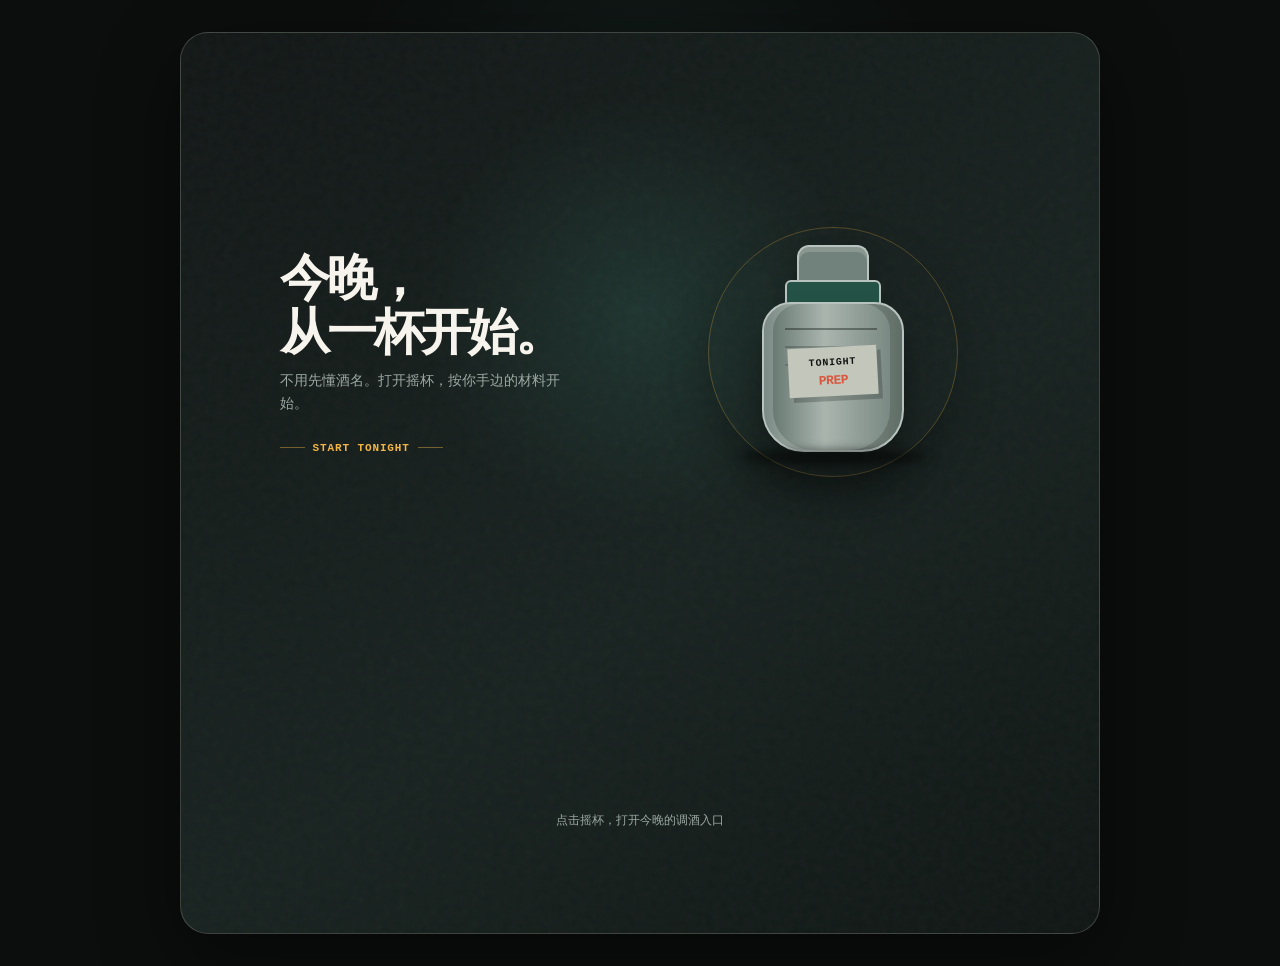
<file: src/index.html>
<!doctype html>
<html lang="zh-CN">
<head>
  <meta charset="utf-8" />
  <meta name="viewport" content="width=device-width, initial-scale=1, viewport-fit=cover" />
  <meta name="theme-color" content="#0b0e0d" />
  <title>今夜调酒</title>
  <link rel="stylesheet" href="app-v2.css" />
</head>
<body>
  <!--
    THESIS: 大摇杯是普通用户的一级入口，打开后以调酒票据选择今晚的任务。
    OWN-WORLD: 家庭吧台备料台、瓶绿、钢材、柑橘黄和纸质票据组成完整视觉语言。
    STORY: 打开摇杯 → 选择随机/材料/酒单/收藏 → 查看配方 → 按步骤完成调制。
    FIRST VIEWPORT: 只保留标题、大摇杯和打开提示；功能票据由一次明确互动揭示。
  -->
  <main class="app-shell">
    <section class="app-frame" aria-label="今夜调酒应用">
      <div class="grain" aria-hidden="true"></div>

      <section class="home-stage">
        <div class="stage-copy">
          <h1>今晚，<br />从一杯开始。</h1>
          <p>不用先懂酒名。打开摇杯，按你手边的材料开始。</p>
          <div class="prompt-strip">START TONIGHT</div>
        </div>

        <div class="shaker-wrap">
          <div class="shaker-halo" aria-hidden="true"></div>
          <button class="shaker-button" type="button" aria-label="打开调酒功能" aria-expanded="false">
            <span class="shaker-cap" aria-hidden="true"></span>
            <span class="shaker-neck" aria-hidden="true"></span>
            <span class="shaker-body" aria-hidden="true"></span>
            <span class="shaker-label" aria-hidden="true">TONIGHT<b>PREP</b></span>
            <span class="shaker-base" aria-hidden="true"></span>
          </button>
        </div>

        <div class="ticket-stack" aria-label="调酒功能">
          <div class="ticket-stack-inner">
          <button class="ticket" type="button" data-mode="random">
            <span class="ticket-label">RANDOM</span>
            <span class="ticket-copy"><strong>随机抽一杯</strong><span>交给今晚一点灵感</span></span>
            <svg viewBox="0 0 24 24" fill="none" stroke="currentColor" stroke-width="1.8" stroke-linecap="round" stroke-linejoin="round" aria-hidden="true"><path d="M5 7h10l-2.5-2.5M19 17H9l2.5 2.5M17 4l2 3-2 3M7 20l-2-3 2-3" /></svg>
          </button>
          <button class="ticket" type="button" data-mode="materials">
            <span class="ticket-label">MATERIALS</span>
            <span class="ticket-copy"><strong>按材料匹配</strong><span>看看手头能调什么</span></span>
            <svg viewBox="0 0 24 24" fill="none" stroke="currentColor" stroke-width="1.8" stroke-linecap="round" stroke-linejoin="round" aria-hidden="true"><circle cx="9" cy="9" r="4" /><path d="m12 12 7 7M15 5h4M17 3v4" /></svg>
          </button>
          <button class="ticket" type="button" data-mode="library">
            <span class="ticket-label">LIBRARY</span>
            <span class="ticket-copy"><strong>浏览酒单</strong><span>慢慢挑一杯喜欢的</span></span>
            <svg viewBox="0 0 24 24" fill="none" stroke="currentColor" stroke-width="1.8" stroke-linecap="round" stroke-linejoin="round" aria-hidden="true"><path d="M5 5.5A2.5 2.5 0 0 1 7.5 3H19v16H7.5A2.5 2.5 0 0 0 5 21.5v-16Z" /><path d="M5 5.5v16M9 7h6M9 11h6" /></svg>
          </button>
          <button class="ticket" type="button" data-mode="saved">
            <span class="ticket-label">SAVED</span>
            <span class="ticket-copy"><strong>我的收藏</strong><span>回到已经喜欢的配方</span></span>
            <svg viewBox="0 0 24 24" fill="none" stroke="currentColor" stroke-width="1.8" stroke-linecap="round" stroke-linejoin="round" aria-hidden="true"><path d="M6 4.5A2.5 2.5 0 0 1 8.5 2h7A2.5 2.5 0 0 1 18 4.5V21l-6-3-6 3V4.5Z" /></svg>
          </button>
          </div>
        </div>

        <p class="status-message" role="status" aria-live="polite">点击摇杯，打开今晚的调酒入口</p>
      </section>

      <div class="layer-context" aria-hidden="true">
        <div class="layer-band" data-layer-band="0"><span>01</span><strong>大摇杯入口</strong></div>
        <div class="layer-band" data-layer-band="1"><span>02</span><strong>功能分类</strong></div>
        <div class="layer-band" data-layer-band="2"><span>03</span><strong>内容选择</strong></div>
      </div>

      <section class="task-surface" data-level="2" data-view="task" aria-label="调酒任务" hidden>
        <div class="task-top">
          <button class="back-button" type="button" aria-label="返回上一级">
            <svg viewBox="0 0 24 24" fill="none" stroke="currentColor" stroke-width="1.8" stroke-linecap="round" stroke-linejoin="round" aria-hidden="true"><path d="m15 5-7 7 7 7" /></svg>
            <span>回到摇杯</span>
          </button>
          <div class="task-classification" aria-label="当前层级">
            <span class="task-level">L2</span>
            <strong class="task-kicker">TONIGHT / TASK</strong>
          </div>
          <button class="sound-toggle" type="button" data-sound-toggle aria-label="关闭调酒音效" aria-pressed="true">声音 开</button>
        </div>
        <nav class="task-path" aria-label="当前位置"></nav>
        <div class="task-copy">
          <h2>今晚想从哪里开始？</h2>
          <p>选择一个入口，继续完成今晚的第一杯。</p>
        </div>
        <div class="task-content"></div>
        <div class="task-footer">
          <button class="task-primary" type="button">继续</button>
          <button class="task-secondary" type="button" hidden>返回</button>
        </div>
      </section>

      <div class="toast" role="status" aria-live="polite"></div>
      <noscript><div class="empty-ticket"><div><strong>需要启用 JavaScript</strong><span>配方筛选和逐步调制依赖本地脚本运行。</span></div></div></noscript>
    </section>
  </main>

  <script src="market-drinks.js"></script>
  <script src="app-v2.js"></script>
</body>
</html>
</file>
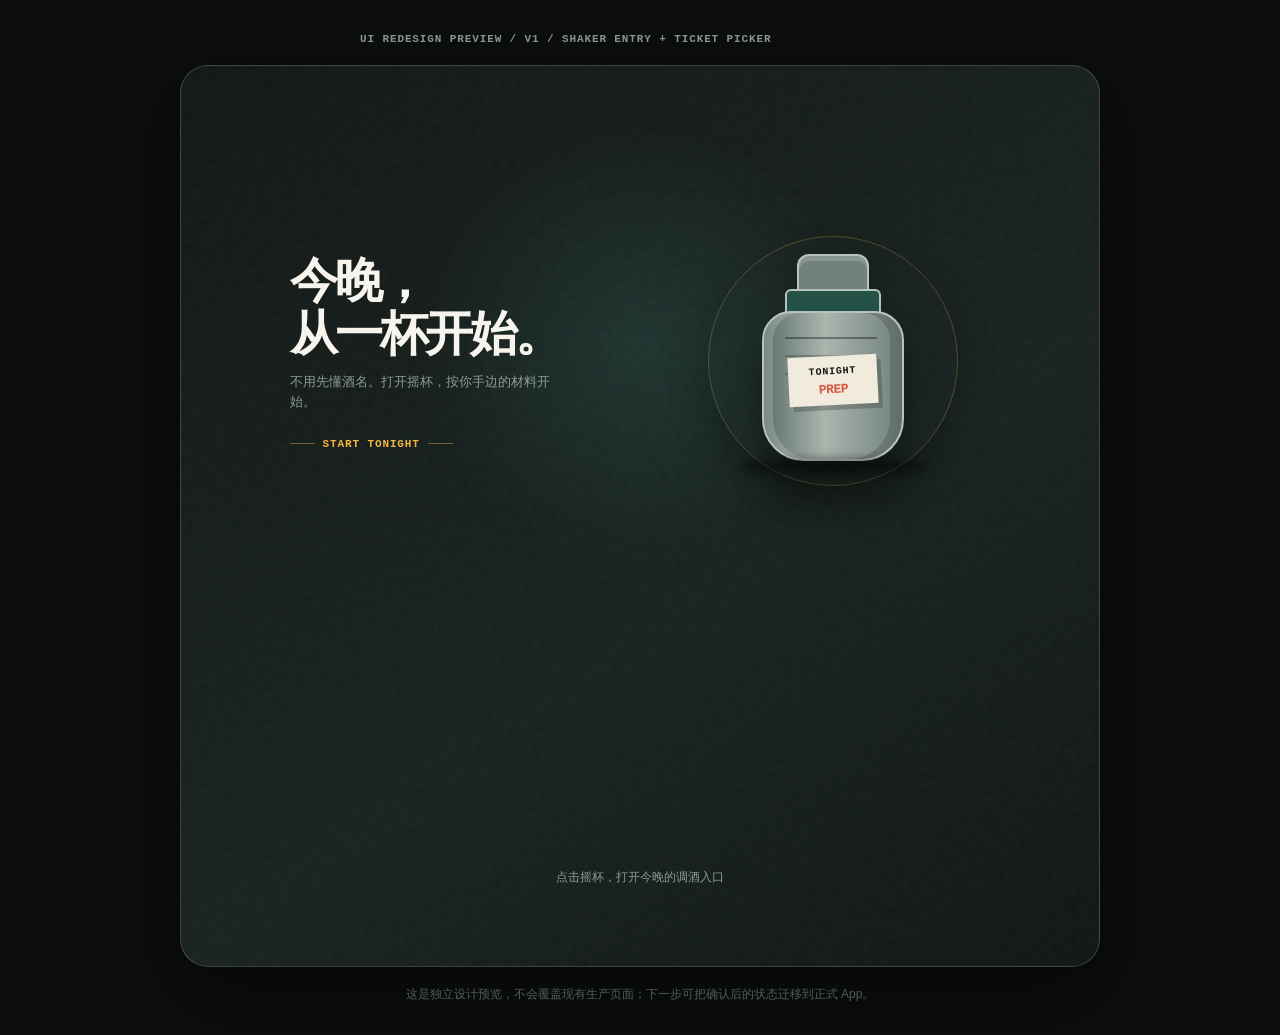
<file: src/redesign-preview.html>
<!doctype html>
<html lang="zh-CN">
<head>
  <meta charset="utf-8" />
  <meta name="viewport" content="width=device-width, initial-scale=1, viewport-fit=cover" />
  <title>今夜调酒 · UI 重设计预览</title>
  <style>
    :root {
      --ink-900: #111615;
      --ink-800: #1c2522;
      --bottle-700: #245247;
      --bottle-500: #39776a;
      --steel-300: #b8c2be;
      --ticket-100: #f1ebdd;
      --ink-100: #f7f4ed;
      --citrus-500: #f2b544;
      --vermilion-500: #d9573f;
      --herb-500: #7ead76;
      --muted-500: #8d9a95;
      --line: rgba(241, 235, 221, 0.16);
      --motion-enter: cubic-bezier(0.16, 1, 0.3, 1);
      --sans: "Noto Sans SC", "Microsoft YaHei", "Segoe UI", sans-serif;
      --mono: "IBM Plex Mono", "SFMono-Regular", Consolas, monospace;
    }

    * { box-sizing: border-box; }
    html { min-width: 320px; background: #0b0e0d; }
    body { min-width: 320px; margin: 0; color: var(--ink-100); background: #0b0e0d; font-family: var(--sans); }
    button { font: inherit; }
    button, a { -webkit-tap-highlight-color: transparent; }
    button:focus-visible { outline: 3px solid var(--citrus-500); outline-offset: 4px; }

    .preview-shell {
      width: min(100%, 1440px);
      min-height: 100vh;
      margin: 0 auto;
      padding: 32px;
      background: #0b0e0d;
    }

    .preview-label {
      max-width: 560px;
      margin: 0 auto 18px;
      color: var(--muted-500);
      font: 600 11px/1.4 var(--mono);
      letter-spacing: 0.08em;
      text-transform: uppercase;
    }

    .app-frame {
      position: relative;
      width: min(100%, 480px);
      min-height: 844px;
      margin: 0 auto;
      overflow: hidden;
      border: 1px solid rgba(241, 235, 221, 0.2);
      border-radius: 28px;
      background:
        radial-gradient(circle at 50% 31%, rgba(57, 119, 106, 0.24), transparent 28%),
        linear-gradient(145deg, #111615 0%, #17221f 58%, #0f1513 100%);
      perspective: 1200px;
      box-shadow: 0 26px 80px rgba(0, 0, 0, 0.42);
    }

    .grain {
      position: absolute;
      inset: 0;
      pointer-events: none;
      opacity: 0.06;
      background-image: url("data:image/svg+xml,%3Csvg viewBox='0 0 120 120' xmlns='http://www.w3.org/2000/svg'%3E%3Cfilter id='n'%3E%3CfeTurbulence type='fractalNoise' baseFrequency='.95' numOctaves='2' stitchTiles='stitch'/%3E%3C/filter%3E%3Crect width='100%25' height='100%25' filter='url(%23n)' opacity='.7'/%3E%3C/svg%3E");
      mix-blend-mode: screen;
    }

    .home-stage {
      position: relative;
      z-index: 1;
      min-height: 844px;
      padding: 58px 24px 30px;
      transform-origin: 50% 42%;
      transition: transform 420ms var(--motion-enter), opacity 260ms ease;
    }
    .app-frame.is-task-open .home-stage {
      opacity: 0.28;
      transform: translateY(-8px) scale(0.982);
      pointer-events: none;
    }

    .stage-copy { max-width: 280px; margin: 0 auto; text-align: center; }
    .stage-copy h1 { margin: 0; font-size: clamp(28px, 8vw, 38px); line-height: 1.1; letter-spacing: -0.06em; }
    .stage-copy p { margin: 11px 0 0; color: var(--muted-500); font-size: 13px; line-height: 1.55; }

    .shaker-wrap { position: relative; display: grid; place-items: center; min-height: 340px; margin: 14px auto 8px; }
    .shaker-halo { position: absolute; width: 250px; height: 250px; border: 1px solid rgba(242, 181, 68, 0.26); border-radius: 50%; box-shadow: 0 24px 42px rgba(0, 0, 0, 0.24); }
    .shaker-button {
      position: relative;
      z-index: 1;
      width: 170px;
      height: 230px;
      border: 0;
      color: var(--ink-100);
      background: transparent;
      cursor: pointer;
      transition: transform 330ms cubic-bezier(.2,.9,.2,1);
    }
    .shaker-button:hover { transform: translateY(-4px) rotate(-1deg); }
    .shaker-button.is-open { transform: translateY(-3px) rotate(4deg); }
    .shaker-cap { position: absolute; top: 8px; left: 50%; width: 72px; height: 40px; transform: translateX(-50%); border: 2px solid var(--steel-300); border-bottom: 0; border-radius: 12px 12px 5px 5px; background: #71817b; box-shadow: inset 0 5px 0 rgba(247, 244, 237, 0.18), 0 17px 26px rgba(0, 0, 0, 0.25); }
    .shaker-neck { position: absolute; top: 43px; left: 50%; width: 96px; height: 30px; transform: translateX(-50%); border: 2px solid var(--steel-300); border-radius: 6px; background: var(--bottle-700); }
    .shaker-body { position: absolute; top: 65px; left: 50%; width: 142px; height: 150px; transform: translateX(-50%); border: 2px solid var(--steel-300); border-radius: 29px 29px 42px 42px; background: linear-gradient(90deg, #5d7069 0%, #aab5ae 44%, #71817b 100%); box-shadow: inset 9px 0 0 rgba(255, 255, 255, 0.18), inset -12px 0 0 rgba(17, 22, 21, 0.18), 0 28px 36px rgba(0, 0, 0, 0.36); }
    .shaker-body::before { content: ""; position: absolute; top: 24px; left: 21px; width: 92px; height: 2px; background: rgba(17, 22, 21, 0.4); box-shadow: 0 18px 0 rgba(17, 22, 21, 0.24), 0 36px 0 rgba(17, 22, 21, 0.18); }
    .shaker-label { position: absolute; top: 110px; left: 50%; width: 89px; padding: 10px 4px 8px; transform: translateX(-50%) rotate(-3deg); color: var(--ink-900); background: var(--ticket-100); font: 700 10px/1.15 var(--mono); letter-spacing: 0.08em; box-shadow: 4px 5px 0 rgba(17, 22, 21, 0.24); }
    .shaker-label b { display: block; margin-top: 5px; color: var(--vermilion-500); font-size: 13px; letter-spacing: -0.04em; }
    .shaker-base { position: absolute; bottom: 2px; left: 50%; width: 188px; height: 16px; transform: translateX(-50%); border-radius: 50%; background: rgba(0, 0, 0, 0.42); filter: blur(4px); }

    .prompt-strip { display: flex; align-items: center; justify-content: center; gap: 8px; margin: 0 auto 18px; color: var(--citrus-500); font: 700 11px var(--mono); letter-spacing: 0.08em; }
    .prompt-strip::before, .prompt-strip::after { content: ""; width: 25px; height: 1px; background: rgba(242, 181, 68, 0.42); }

    .ticket-stack {
      display: grid;
      gap: 10px;
      max-width: 380px;
      margin: 0 auto;
      visibility: hidden;
      opacity: 0;
      pointer-events: none;
      transform: translateY(18px);
      transition: visibility 0ms linear 420ms, opacity 220ms ease, transform 420ms var(--motion-enter);
    }
    .home-stage.is-open .ticket-stack { visibility: visible; opacity: 1; pointer-events: auto; transform: translateY(0); transition-delay: 0ms; }
    .ticket {
      position: relative;
      display: grid;
      grid-template-columns: 56px minmax(0, 1fr) 22px;
      align-items: center;
      min-height: 68px;
      padding: 11px 14px;
      border: 0;
      color: var(--ink-900);
      background: var(--ticket-100);
      text-align: left;
      cursor: pointer;
      clip-path: polygon(0 0, 100% 0, 100% 88%, 96% 100%, 90% 88%, 84% 100%, 78% 88%, 72% 100%, 66% 88%, 60% 100%, 54% 88%, 48% 100%, 42% 88%, 36% 100%, 30% 88%, 24% 100%, 18% 88%, 12% 100%, 6% 88%, 0 100%);
      opacity: 0;
      transform: translateY(10px) scale(0.985);
      transition: transform 260ms var(--motion-enter), background 220ms ease, opacity 220ms ease;
    }
    .home-stage.is-open .ticket { opacity: 1; transform: translateY(0) scale(1); }
    .home-stage.is-open .ticket:nth-child(1) { transition-delay: 70ms; }
    .home-stage.is-open .ticket:nth-child(2) { transition-delay: 120ms; }
    .home-stage.is-open .ticket:nth-child(3) { transition-delay: 170ms; }
    .home-stage.is-open .ticket:nth-child(4) { transition-delay: 220ms; }
    .ticket:hover, .ticket:focus-visible { transform: translateX(5px); background: #fff8e8; }
    .ticket.is-selected { background: var(--citrus-500); }
    .ticket-label { color: #63726d; font: 700 10px var(--mono); letter-spacing: 0.06em; }
    .ticket.is-selected .ticket-label { color: rgba(17, 22, 21, 0.64); }
    .ticket-copy { display: grid; gap: 3px; }
    .ticket-copy strong { font-size: 15px; }
    .ticket-copy span { color: #6e7773; font-size: 11px; }
    .ticket.is-selected .ticket-copy span { color: rgba(17, 22, 21, 0.67); }
    .ticket svg { width: 18px; height: 18px; color: var(--bottle-700); }

    .status-message { min-height: 20px; margin: 14px auto 0; color: var(--muted-500); font-size: 12px; text-align: center; }
    .status-message.is-active { color: var(--citrus-500); }

    .task-surface {
      position: absolute;
      z-index: 4;
      inset: 0;
      display: grid;
      align-content: start;
      gap: 24px;
      padding: 28px 24px 34px;
      overflow-y: auto;
      color: var(--ink-100);
      background: #151d1a;
      opacity: 0;
      pointer-events: none;
      transform: translateY(28px) scale(0.985);
      clip-path: inset(12px 12px 12px 12px round 28px);
      visibility: hidden;
      transition: visibility 0ms linear 420ms, opacity 240ms ease, transform 420ms var(--motion-enter), clip-path 420ms var(--motion-enter);
    }
    .task-surface.is-visible { visibility: visible; opacity: 1; pointer-events: auto; transform: translateY(0) scale(1); clip-path: inset(0 0 0 0 round 0); transition-delay: 0ms; }
    .task-top { display: flex; align-items: center; justify-content: space-between; min-height: 44px; }
    .back-button { display: inline-flex; align-items: center; gap: 8px; min-height: 44px; padding: 0 12px 0 0; border: 0; color: var(--ink-100); background: transparent; font-size: 13px; cursor: pointer; }
    .back-button svg { width: 18px; height: 18px; }
    .task-route { color: var(--citrus-500); font: 700 10px var(--mono); letter-spacing: 0.11em; }
    .task-copy { max-width: 330px; }
    .task-kicker { margin: 0 0 8px; color: var(--citrus-500); font: 700 10px var(--mono); letter-spacing: 0.12em; }
    .task-copy h2 { margin: 0; font-size: 32px; line-height: 1.12; letter-spacing: -0.05em; }
    .task-copy p { margin: 12px 0 0; color: var(--muted-500); font-size: 13px; line-height: 1.55; }
    .task-copy,
    .task-content,
    .task-primary,
    .task-secondary {
      transition: opacity 180ms ease, transform 260ms var(--motion-enter);
    }
    .task-surface.is-swapping .task-copy,
    .task-surface.is-swapping .task-content,
    .task-surface.is-swapping .task-primary,
    .task-surface.is-swapping .task-secondary {
      opacity: 0;
      transform: translateY(10px);
    }
    .task-content { display: grid; gap: 14px; min-height: 220px; }
    .recipe-ticket { position: relative; padding: 20px 18px 24px; color: var(--ink-900); background: var(--ticket-100); clip-path: polygon(0 0, 100% 0, 100% 92%, 95% 100%, 90% 92%, 85% 100%, 80% 92%, 75% 100%, 70% 92%, 65% 100%, 60% 92%, 55% 100%, 50% 92%, 45% 100%, 40% 92%, 35% 100%, 30% 92%, 25% 100%, 20% 92%, 15% 100%, 10% 92%, 5% 100%, 0 92%); }
    .recipe-ticket small { display: block; color: #65716c; font: 700 10px var(--mono); letter-spacing: 0.11em; }
    .recipe-ticket h3 { margin: 12px 0 6px; font-size: 27px; letter-spacing: -0.04em; }
    .recipe-ticket p { margin: 0; color: #6e7773; font-size: 12px; line-height: 1.5; }
    .recipe-ticket .ticket-stamp { display: inline-flex; margin-top: 18px; padding: 6px 8px; color: var(--vermilion-500); border: 1px solid rgba(217, 87, 63, 0.55); font: 700 10px var(--mono); transform: rotate(-3deg); }
    .ingredient-tray { display: flex; flex-wrap: wrap; gap: 9px; align-content: start; padding: 18px; border: 1px solid var(--line); background: rgba(28, 37, 34, 0.76); }
    .ingredient-chip { min-height: 44px; padding: 0 13px; border: 1px solid rgba(241, 235, 221, 0.22); color: var(--ink-100); background: transparent; font-size: 13px; cursor: pointer; }
    .ingredient-chip.is-selected { border-color: var(--citrus-500); color: var(--ink-900); background: var(--citrus-500); }
    .task-list { display: grid; gap: 10px; }
    .task-list-item { display: grid; grid-template-columns: 62px minmax(0, 1fr) 18px; gap: 12px; align-items: center; min-height: 70px; padding: 12px 14px; border: 1px solid var(--line); color: var(--ink-100); background: rgba(28, 37, 34, 0.72); text-align: left; cursor: pointer; opacity: 0; transform: translateY(10px) scale(0.985); transition: transform 260ms var(--motion-enter), opacity 220ms ease, border-color 220ms ease, background 220ms ease; }
    .task-surface.is-visible .task-list-item { opacity: 1; transform: translateY(0) scale(1); }
    .task-surface.is-visible .task-list-item:nth-child(1) { transition-delay: 80ms; }
    .task-surface.is-visible .task-list-item:nth-child(2) { transition-delay: 130ms; }
    .task-surface.is-visible .task-list-item:nth-child(3) { transition-delay: 180ms; }
    .task-list-item:hover, .task-list-item:focus-visible { border-color: var(--citrus-500); }
    .task-list-item.is-selected { border-color: var(--citrus-500); background: rgba(242, 181, 68, 0.16); transform: translateX(4px); }
    .task-list-item small { color: var(--citrus-500); font: 700 10px var(--mono); }
    .task-list-item strong { display: block; font-size: 15px; }
    .task-list-item span { display: block; margin-top: 4px; color: var(--muted-500); font-size: 11px; }
    .task-list-item svg { width: 18px; height: 18px; color: var(--steel-300); }
    .empty-ticket { display: grid; place-items: center; min-height: 220px; padding: 30px; border: 1px dashed rgba(241, 235, 221, 0.28); color: var(--muted-500); text-align: center; }
    .empty-ticket strong { display: block; margin-bottom: 8px; color: var(--ink-100); font-size: 18px; }
    .step-ticket { display: grid; gap: 12px; padding: 18px; color: var(--ink-900); background: var(--ticket-100); }
    .step-ticket small { color: #65716c; font: 700 10px var(--mono); letter-spacing: 0.11em; }
    .step-ticket strong { font-size: 19px; }
    .step-ticket p { margin: 0; color: #6e7773; font-size: 13px; line-height: 1.55; }
    .task-primary { width: 100%; min-height: 54px; margin-top: auto; border: 0; color: var(--ink-900); background: var(--citrus-500); font-weight: 800; cursor: pointer; }
    .task-primary:hover, .task-primary:focus-visible { background: #ffca5a; }
    .task-secondary { min-height: 44px; border: 0; color: var(--muted-500); background: transparent; cursor: pointer; }

    .preview-note { max-width: 480px; margin: 18px auto 0; color: #66736f; font-size: 12px; line-height: 1.5; text-align: center; }

    @media (max-width: 759px) {
      .preview-shell { padding: 0; }
      .preview-label, .preview-note { display: none; }
      .app-frame { width: 100%; min-height: 100vh; border: 0; border-radius: 0; }
      .home-stage { min-height: 100vh; }
    }

    @media (min-width: 760px) {
      .app-frame { width: min(100%, 920px); min-height: 900px; }
      .home-stage { display: grid; grid-template-columns: minmax(0, 1fr) 1.1fr; align-items: center; gap: 28px; min-height: 900px; padding: 72px 70px 54px; }
      .stage-copy { grid-column: 1; grid-row: 1; max-width: 340px; text-align: left; }
      .stage-copy h1 { max-width: 280px; font-size: 48px; }
      .stage-copy p { max-width: 280px; }
      .shaker-wrap { grid-column: 2; grid-row: 1; min-height: 400px; margin: 0; }
      .prompt-strip { justify-content: flex-start; margin: 26px 0 18px; }
      .ticket-stack { grid-column: 1 / -1; grid-row: 2; grid-template-columns: repeat(2, minmax(0, 1fr)); width: 100%; max-width: none; }
      .status-message { grid-column: 1 / -1; grid-row: 3; }
      .task-surface { padding: 44px 70px 54px; }
      .task-content { max-width: 620px; }
      .task-primary { max-width: 620px; }
    }

    @media (prefers-reduced-motion: reduce) {
      *, *::before, *::after { scroll-behavior: auto !important; transition-duration: 0.01ms !important; animation-duration: 0.01ms !important; }
    }
  </style>
</head>
<body>
  <!--
    THESIS: A shaker opens the workbench; this refuses the category-default card-grid homepage.
    OWN-WORLD: dark prep mat, bottle green, steel, citrus tickets, ink labels, and quiet physical depth.
    STORY: the user sees a familiar tool, opens it, and chooses the way to begin tonight's drink.
    FIRST VIEWPORT: a title, central shaker, one prompt, and four ticket entries revealed only after interaction.
    FORM: home as a bar-prep ticket stack; concept seed a54a7d2b; the brief-pinned shaker structure leads.
    FINISH: unreviewed and undocumented is unfinished; this build ends with the finish review, the verdict, and DESIGN.md
  -->
  <main class="preview-shell">
    <p class="preview-label">UI redesign preview / v1 / shaker entry + ticket picker</p>
    <section class="app-frame" aria-label="今夜调酒 UI 重设计预览">
      <div class="grain" aria-hidden="true"></div>
      <section class="home-stage">
        <div class="stage-copy">
          <h1>今晚，<br />从一杯开始。</h1>
          <p>不用先懂酒名。打开摇杯，按你手边的材料开始。</p>
          <div class="prompt-strip">START TONIGHT</div>
        </div>

        <div class="shaker-wrap">
          <div class="shaker-halo" aria-hidden="true"></div>
          <button class="shaker-button" type="button" aria-label="打开调酒功能" aria-expanded="false">
            <span class="shaker-cap" aria-hidden="true"></span>
            <span class="shaker-neck" aria-hidden="true"></span>
            <span class="shaker-body" aria-hidden="true"></span>
            <span class="shaker-label" aria-hidden="true">TONIGHT<b>PREP</b></span>
            <span class="shaker-base" aria-hidden="true"></span>
          </button>
        </div>

        <div class="ticket-stack" aria-label="调酒功能">
          <button class="ticket" type="button" data-mode="random">
            <span class="ticket-label">RANDOM</span>
            <span class="ticket-copy"><strong>随机抽一杯</strong><span>交给今晚一点灵感</span></span>
            <svg viewBox="0 0 24 24" fill="none" stroke="currentColor" stroke-width="1.8" stroke-linecap="round" stroke-linejoin="round" aria-hidden="true"><path d="M5 7h10l-2.5-2.5M19 17H9l2.5 2.5M17 4l2 3-2 3M7 20l-2-3 2-3"/></svg>
          </button>
          <button class="ticket" type="button" data-mode="match">
            <span class="ticket-label">MATERIALS</span>
            <span class="ticket-copy"><strong>按材料匹配</strong><span>看看手头能调什么</span></span>
            <svg viewBox="0 0 24 24" fill="none" stroke="currentColor" stroke-width="1.8" stroke-linecap="round" stroke-linejoin="round" aria-hidden="true"><circle cx="9" cy="9" r="4"/><path d="m12 12 7 7M15 5h4M17 3v4"/></svg>
          </button>
          <button class="ticket" type="button" data-mode="library">
            <span class="ticket-label">LIBRARY</span>
            <span class="ticket-copy"><strong>浏览酒单</strong><span>慢慢挑一杯喜欢的</span></span>
            <svg viewBox="0 0 24 24" fill="none" stroke="currentColor" stroke-width="1.8" stroke-linecap="round" stroke-linejoin="round" aria-hidden="true"><path d="M5 5.5A2.5 2.5 0 0 1 7.5 3H19v16H7.5A2.5 2.5 0 0 0 5 21.5v-16Z"/><path d="M5 5.5v16M9 7h6M9 11h6"/></svg>
          </button>
          <button class="ticket" type="button" data-mode="saved">
            <span class="ticket-label">SAVED</span>
            <span class="ticket-copy"><strong>我的收藏</strong><span>回到已经喜欢的配方</span></span>
            <svg viewBox="0 0 24 24" fill="none" stroke="currentColor" stroke-width="1.8" stroke-linecap="round" stroke-linejoin="round" aria-hidden="true"><path d="M6 4.5A2.5 2.5 0 0 1 8.5 2h7A2.5 2.5 0 0 1 18 4.5V21l-6-3-6 3V4.5Z"/></svg>
          </button>
        </div>

        <p class="status-message" role="status" aria-live="polite">点击摇杯，打开今晚的调酒入口</p>
      </section>

      <section class="task-surface" aria-label="调酒任务预览" hidden>
        <div class="task-top">
          <button class="back-button" type="button" aria-label="返回摇杯首页">
            <svg viewBox="0 0 24 24" fill="none" stroke="currentColor" stroke-width="1.8" stroke-linecap="round" stroke-linejoin="round" aria-hidden="true"><path d="m15 5-7 7 7 7"/></svg>
            <span>回到摇杯</span>
          </button>
          <span class="task-route">TONIGHT / TASK</span>
        </div>
        <div class="task-copy">
          <p class="task-kicker">RANDOM DRAW</p>
          <h2>今晚想从哪里开始？</h2>
          <p>这是 ProtoPie 交互预览。选择一个入口，看看它如何把你带到下一步。</p>
        </div>
        <div class="task-content"></div>
        <button class="task-primary" type="button">抽一杯</button>
        <button class="task-secondary" type="button" hidden>查看配方</button>
      </section>
    </section>
    <p class="preview-note">这是独立设计预览，不会覆盖现有生产页面；下一步可把确认后的状态迁移到正式 App。</p>
  </main>

  <script>
    const shaker = document.querySelector('.shaker-button');
    const tickets = [...document.querySelectorAll('.ticket')];
    const stage = document.querySelector('.home-stage');
    const status = document.querySelector('.status-message');
    const taskSurface = document.querySelector('.task-surface');
    const taskKicker = document.querySelector('.task-kicker');
    const taskTitle = document.querySelector('.task-copy h2');
    const taskDescription = document.querySelector('.task-copy p:last-child');
    const taskContent = document.querySelector('.task-content');
    const taskPrimary = document.querySelector('.task-primary');
    const taskSecondary = document.querySelector('.task-secondary');
    const backButton = document.querySelector('.back-button');
    const appFrame = document.querySelector('.app-frame');
    const prefersReducedMotion = window.matchMedia('(prefers-reduced-motion: reduce)').matches;
    let taskSwapTimer = 0;
    let activeRecipeKey = 'rainy';

    const recipeBook = {
      rainy: {
        title: '雨夜霓虹',
        kicker: 'CITRUS',
        summary: '黑麦威士忌 · 粉红西柚 · 干味美思 · 盐水 · 迷迭香',
        intro: '偏明亮的午夜一杯，适合从手头材料直接开始。',
        summaryStamp: '34 RECIPES',
        doneStamp: 'READY TO SERVE',
        done: '完成了这杯调制。今晚的备料台已经收好。',
        steps: [
          ['STEP 01', '准备西柚', '挤出 30 ml 西柚汁，倒入摇壶。'],
          ['STEP 02', '加入基酒', '加入黑麦威士忌、干味美思和盐水。'],
          ['STEP 03', '加冰摇匀', '加入冰块，摇 12 秒，直到壶身发凉。'],
          ['STEP 04', '完成点缀', '滤入酒杯，放上迷迭香或西柚皮。']
        ]
      },
      sakura: {
        title: '晚樱之吻',
        kicker: 'FLORAL',
        summary: '伏特加 · 接骨木花 · 樱桃 · 柠檬',
        intro: '更轻、偏花香的一杯，适合想要柔一点的开场。',
        summaryStamp: '34 RECIPES',
        doneStamp: 'SOFT SERVE',
        done: '樱桃色的收尾完成了。放松一点，今晚已经进入花香段落。',
        steps: [
          ['STEP 01', '冰镇酒杯', '先把鸡尾酒杯装满冰水，静置 1 分钟。'],
          ['STEP 02', '倒入风味基底', '加入伏特加、接骨木花利口酒、樱桃汁与柠檬汁。'],
          ['STEP 03', '加冰摇匀', '投入冰块，快速摇 12 秒，让果香和花香融合。'],
          ['STEP 04', '滤入并点缀', '滤入冰镇酒杯，用一颗樱桃完成收尾。']
        ]
      },
      sunrise: {
        title: '海盐日出',
        kicker: 'SALT',
        summary: '白龙舌兰 · 西柚汁 · 青柠汁 · 海盐',
        intro: '更明亮的开场，适合白天或胃口轻的时候。',
        summaryStamp: '34 RECIPES',
        doneStamp: 'BRIGHT MIX',
        done: '这一杯完成了。柑橘和海盐已经把节奏推到清亮的位置。',
        steps: [
          ['STEP 01', '准备岩石杯', '在杯中加满冰块，杯口轻轻沾上海盐。'],
          ['STEP 02', '加入基酒', '倒入白龙舌兰、西柚汁、青柠汁和糖浆。'],
          ['STEP 03', '轻搅融合', '用吧匙搅拌 10 秒，保留清亮口感。'],
          ['STEP 04', '完成装饰', '补一片西柚角，直接上桌。']
        ]
      }
    };

    function swapTaskView(update) {
      if (prefersReducedMotion || !taskSurface.classList.contains('is-visible')) {
        update();
        return;
      }

      window.clearTimeout(taskSwapTimer);
      taskSurface.classList.add('is-swapping');
      taskSwapTimer = window.setTimeout(() => {
        update();
        requestAnimationFrame(() => taskSurface.classList.remove('is-swapping'));
      }, 140);
    }

    function setTaskView({ kicker, title, description, content, primaryText, primaryAction, secondaryText = '', secondaryAction = null }) {
      taskKicker.textContent = kicker;
      taskTitle.textContent = title;
      taskDescription.textContent = description;
      taskDescription.style.color = '';
      taskContent.innerHTML = content;
      taskPrimary.hidden = false;
      taskPrimary.textContent = primaryText;
      taskPrimary.onclick = primaryAction;
      taskSecondary.hidden = !secondaryText;
      if (secondaryText) {
        taskSecondary.textContent = secondaryText;
        taskSecondary.onclick = secondaryAction;
      } else {
        taskSecondary.textContent = '';
        taskSecondary.onclick = null;
      }
    }

    function renderRecipeCard(recipe, label, body, stamp) {
      return `<div class="recipe-ticket"><small>${label}</small><h3>${recipe.title}</h3><p>${body}</p><span class="ticket-stamp">${stamp}</span></div>`;
    }

    function renderStepCard(step) {
      return `<div class="step-ticket"><small>${step[0]}</small><strong>${step[1]}</strong><p>${step[2]}</p></div>`;
    }

    function renderLibrarySelection() {
      taskContent.querySelectorAll('.task-list-item').forEach((item) => {
        const selected = item.dataset.recipe === activeRecipeKey;
        item.classList.toggle('is-selected', selected);
        item.setAttribute('aria-pressed', String(selected));
      });
    }

    function setTaskVisible(visible) {
      taskSurface.classList.remove('is-swapping');
      window.clearTimeout(taskSwapTimer);
      if (visible) {
        taskSurface.hidden = false;
        requestAnimationFrame(() => taskSurface.classList.add('is-visible'));
        appFrame.classList.add('is-task-open');
        return;
      }
      appFrame.classList.remove('is-task-open');
      taskSurface.classList.remove('is-visible');
      if (prefersReducedMotion) {
        taskSurface.hidden = true;
        return;
      }
      window.setTimeout(() => { taskSurface.hidden = true; }, 420);
    }

    function resetHome() {
      setTaskVisible(false);
      stage.classList.remove('is-open');
      shaker.classList.remove('is-open');
      shaker.setAttribute('aria-expanded', 'false');
      tickets.forEach((item) => item.classList.remove('is-selected'));
      status.textContent = '点击摇杯，打开今晚的调酒入口';
      status.classList.remove('is-active');
    }

    function showRecipe(recipeKey = 'rainy', stepIndex = 0) {
      const recipe = recipeBook[recipeKey] ?? recipeBook.rainy;
      const isFallback = !recipeBook[recipeKey];
      const step = recipe.steps[stepIndex] ?? recipe.steps[recipe.steps.length - 1];
      const done = stepIndex >= recipe.steps.length;
      activeRecipeKey = isFallback ? 'rainy' : recipeKey;
      swapTaskView(() => {
        setTaskView({
          kicker: `RECIPE / ${recipe.kicker}`,
          title: done ? '这一杯完成了' : recipe.title,
          description: done ? recipe.done : recipe.intro,
          content: done
            ? renderRecipeCard(recipe, 'DONE / TONIGHT', recipe.done, recipe.doneStamp)
            : renderStepCard(step),
          primaryText: done ? '重新开始' : (stepIndex === recipe.steps.length - 1 ? '完成调制' : '下一步'),
          primaryAction: () => (done ? showRecipe(recipeKey, 0) : showRecipe(recipeKey, stepIndex + 1)),
          secondaryText: done ? '返回酒单' : (stepIndex > 0 ? '上一步' : ''),
          secondaryAction: done ? showLibrary : (stepIndex > 0 ? () => showRecipe(recipeKey, stepIndex - 1) : null)
        });
      });
    }

    function showRandomResult() {
      const recipe = recipeBook.rainy;
      activeRecipeKey = 'rainy';
      swapTaskView(() => {
        setTaskView({
          kicker: 'RANDOM RESULT',
          title: `抽到：${recipe.title}`,
          description: recipe.intro,
          content: renderRecipeCard(recipe, 'TONIGHT\'S PICK / 01', recipe.summary, recipe.summaryStamp),
          primaryText: '查看配方',
          primaryAction: () => showRecipe('rainy', 0)
        });
      });
    }

    function showMatchResult() {
      const recipe = recipeBook.rainy;
      activeRecipeKey = 'rainy';
      swapTaskView(() => {
        setTaskView({
          kicker: 'MATCH RESULT',
          title: '找到一杯适合你的',
          description: '按命中的材料排序，先从最接近的配方开始。',
          content: renderRecipeCard(recipe, '4 MATERIALS MATCHED', recipe.summary, 'BEST MATCH'),
          primaryText: '查看配方',
          primaryAction: () => showRecipe('rainy', 0)
        });
      });
    }

    function showMaterials() {
      swapTaskView(() => {
        setTaskView({
          kicker: 'MATERIALS / 0–5',
          title: '手边有什么？',
          description: '先点选材料，匹配结果会保留你的选择。',
          content: `<div class="ingredient-tray" aria-label="材料选择">
            <button class="ingredient-chip" type="button">黑麦威士忌</button>
            <button class="ingredient-chip" type="button">粉红西柚</button>
            <button class="ingredient-chip" type="button">干味美思</button>
            <button class="ingredient-chip" type="button">盐水</button>
            <button class="ingredient-chip" type="button">迷迭香</button>
          </div>`,
          primaryText: '匹配配方',
          primaryAction: () => {
            const selected = taskContent.querySelectorAll('.ingredient-chip.is-selected').length;
            if (!selected) {
              taskDescription.textContent = '先选至少一种材料，再开始匹配。';
              taskDescription.style.color = 'var(--vermilion-500)';
              return;
            }
            taskDescription.style.color = '';
            showMatchResult();
          }
        });
        taskContent.querySelectorAll('.ingredient-chip').forEach((chip) => chip.addEventListener('click', () => {
          chip.classList.toggle('is-selected');
        }));
      });
    }

    function showLibrary() {
      swapTaskView(() => {
        const selectedRecipe = recipeBook[activeRecipeKey] ?? recipeBook.rainy;
        setTaskView({
          kicker: 'LIBRARY / 34 RECIPES',
          title: '今晚的酒单',
          description: '按你喜欢的方向慢慢挑，不需要先做决定。',
          content: `<div class="task-list" aria-label="酒款列表">
            <button class="task-list-item" type="button" data-recipe="rainy" aria-pressed="false"><small>01 / CITRUS</small><span><strong>雨夜霓虹</strong><span>黑麦威士忌 · 西柚</span></span><svg viewBox="0 0 24 24" fill="none" stroke="currentColor" stroke-width="1.8" stroke-linecap="round" stroke-linejoin="round" aria-hidden="true"><path d="m9 5 7 7-7 7"/></svg></button>
            <button class="task-list-item" type="button" data-recipe="sakura" aria-pressed="false"><small>02 / FLORAL</small><span><strong>晚樱之吻</strong><span>金酒 · 樱桃 · 柠檬</span></span><svg viewBox="0 0 24 24" fill="none" stroke="currentColor" stroke-width="1.8" stroke-linecap="round" stroke-linejoin="round" aria-hidden="true"><path d="m9 5 7 7-7 7"/></svg></button>
            <button class="task-list-item" type="button" data-recipe="sunrise" aria-pressed="false"><small>03 / SALT</small><span><strong>海盐日出</strong><span>龙舌兰 · 柑橘 · 盐</span></span><svg viewBox="0 0 24 24" fill="none" stroke="currentColor" stroke-width="1.8" stroke-linecap="round" stroke-linejoin="round" aria-hidden="true"><path d="m9 5 7 7-7 7"/></svg></button>
          </div>`,
          primaryText: `打开${selectedRecipe.title}`,
          primaryAction: () => showRecipe(activeRecipeKey, 0)
        });

        const items = [...taskContent.querySelectorAll('.task-list-item')];
        items.forEach((item) => item.addEventListener('click', () => {
          activeRecipeKey = item.dataset.recipe in recipeBook ? item.dataset.recipe : 'rainy';
          renderLibrarySelection();
          taskPrimary.textContent = `打开${recipeBook[activeRecipeKey].title}`;
          taskPrimary.onclick = () => showRecipe(activeRecipeKey, 0);
          showRecipe(activeRecipeKey, 0);
        }));
        renderLibrarySelection();
      });
    }

    function showSaved() {
      swapTaskView(() => {
        setTaskView({
          kicker: 'SAVED / YOUR RECIPES',
          title: '我的收藏',
          description: '把喜欢的配方留在这里，下次从摇杯直接回来。',
          content: '<div class="empty-ticket"><div><strong>还没有收藏配方</strong><span>先去酒单挑一杯，喜欢它之后再回来。</span></div></div>',
          primaryText: '去浏览酒单',
          primaryAction: () => showLibrary()
        });
      });
    }

    function openMode(mode) {
      setTaskVisible(true);
      if (mode === 'random') {
        swapTaskView(() => {
          setTaskView({
            kicker: 'RANDOM DRAW',
            title: '今晚想从哪里开始？',
            description: '让 34 款配方替你先做决定。',
            content: '<div class="empty-ticket"><div><strong>交给今晚一点灵感</strong><span>连续抽取不会重复上一杯。</span></div></div>',
            primaryText: '抽一杯',
            primaryAction: showRandomResult
          });
        });
      } else if (mode === 'match') {
        showMaterials();
      } else if (mode === 'library') {
        showLibrary();
      } else {
        showSaved();
      }
    }

    shaker.addEventListener('click', () => {
      const open = shaker.classList.toggle('is-open');
      stage.classList.toggle('is-open', open);
      shaker.setAttribute('aria-expanded', String(open));
      status.textContent = open ? '选择一种今晚的开始方式' : '点击摇杯，打开今晚的调酒入口';
      status.classList.toggle('is-active', open);
    });

    tickets.forEach((ticket) => ticket.addEventListener('click', () => {
      tickets.forEach((item) => item.classList.remove('is-selected'));
      ticket.classList.add('is-selected');
      openMode(ticket.dataset.mode);
    }));

    backButton.addEventListener('click', resetHome);

  </script>
</body>
</html>
</file>
<file: src/app-v2.css>
:root {
  --ink-950: #0b0e0d;
  --ink-900: #111615;
  --ink-800: #1c2522;
  --ink-700: #2b3935;
  --bottle-700: #245247;
  --bottle-500: #39776a;
  --steel-300: #b8c2be;
  --ticket-100: #c3c6ba;
  --ticket-200: #d0d2c7;
  --paper-muted: #46514c;
  --ink-100: #f7f4ed;
  --citrus-500: #f2b544;
  --vermilion-500: #d9573f;
  --herb-500: #7ead76;
  --muted-500: #9ca8a3;
  --line: rgba(241, 235, 221, 0.16);
  --motion-enter: cubic-bezier(0.16, 1, 0.3, 1);
  --sans: "Noto Sans SC", "Microsoft YaHei", "Segoe UI", sans-serif;
  --mono: "IBM Plex Mono", "SFMono-Regular", Consolas, monospace;
}

* { box-sizing: border-box; }

html {
  min-width: 320px;
  min-height: 100%;
  background: var(--ink-950);
}

body {
  min-width: 320px;
  min-height: 100%;
  margin: 0;
  color: var(--ink-100);
  background: var(--ink-950);
  font-family: var(--sans);
}

body.is-task-open { overflow: hidden; }

body,
button,
input,
select { font: inherit; }

button,
input,
select { -webkit-tap-highlight-color: transparent; }

button,
select { cursor: pointer; }

button:focus-visible,
input:focus-visible,
select:focus-visible {
  outline: 3px solid var(--citrus-500);
  outline-offset: 3px;
}

button:disabled {
  cursor: not-allowed;
  opacity: 0.48;
}

img {
  display: block;
  max-width: 100%;
}

.sr-only {
  position: absolute;
  width: 1px;
  height: 1px;
  padding: 0;
  margin: -1px;
  overflow: hidden;
  clip: rect(0, 0, 0, 0);
  white-space: nowrap;
  border: 0;
}

.app-shell {
  width: min(100%, 1440px);
  min-height: 100vh;
  margin: 0 auto;
  padding: 32px;
  background:
    radial-gradient(circle at 50% 12%, rgba(57, 119, 106, 0.12), transparent 28%),
    var(--ink-950);
}

.app-frame {
  position: relative;
  width: min(100%, 480px);
  min-height: 844px;
  margin: 0 auto;
  overflow: hidden;
  border: 1px solid rgba(241, 235, 221, 0.2);
  border-radius: 28px;
  background:
    radial-gradient(circle at 50% 31%, rgba(57, 119, 106, 0.24), transparent 28%),
    linear-gradient(145deg, #111615 0%, #17221f 58%, #0f1513 100%);
  box-shadow: 0 26px 80px rgba(0, 0, 0, 0.42);
}

.grain {
  position: absolute;
  inset: 0;
  pointer-events: none;
  opacity: 0.055;
  background-image: url("data:image/svg+xml,%3Csvg viewBox='0 0 120 120' xmlns='http://www.w3.org/2000/svg'%3E%3Cfilter id='n'%3E%3CfeTurbulence type='fractalNoise' baseFrequency='.95' numOctaves='2' stitchTiles='stitch'/%3E%3C/filter%3E%3Crect width='100%25' height='100%25' filter='url(%23n)' opacity='.7'/%3E%3C/svg%3E");
  mix-blend-mode: screen;
}

.home-stage {
  position: relative;
  z-index: 1;
  min-height: 844px;
  padding: calc(34px + env(safe-area-inset-top)) 24px calc(30px + env(safe-area-inset-bottom));
  transform-origin: 50% 42%;
  transition: transform 420ms var(--motion-enter), opacity 260ms ease;
}

.app-frame.is-task-open .home-stage {
  opacity: 0.28;
  transform: translateY(-8px) scale(0.982);
  pointer-events: none;
}

.stage-copy {
  max-width: 286px;
  margin: 0 auto;
  text-align: center;
}

.stage-copy h1 {
  margin: 0;
  font-size: clamp(30px, 8vw, 40px);
  line-height: 1.08;
  letter-spacing: -0.06em;
  text-wrap: balance;
}

.stage-copy p {
  margin: 11px 0 0;
  color: var(--muted-500);
  font-size: 14px;
  line-height: 1.62;
}

.prompt-strip {
  display: flex;
  align-items: center;
  justify-content: center;
  gap: 8px;
  margin: 20px auto 0;
  color: var(--citrus-500);
  font: 700 11px var(--mono);
  letter-spacing: 0.08em;
}

.prompt-strip::before,
.prompt-strip::after {
  content: "";
  width: 25px;
  height: 1px;
  background: rgba(242, 181, 68, 0.42);
}

.shaker-wrap {
  position: relative;
  display: grid;
  place-items: center;
  min-height: 324px;
  margin: 4px auto 0;
}

.shaker-halo {
  position: absolute;
  width: 250px;
  height: 250px;
  border: 1px solid rgba(242, 181, 68, 0.26);
  border-radius: 50%;
  box-shadow: 0 24px 42px rgba(0, 0, 0, 0.24);
}

.shaker-button {
  position: relative;
  z-index: 1;
  width: 170px;
  height: 230px;
  border: 0;
  color: var(--ink-100);
  background: transparent;
  transition: transform 330ms cubic-bezier(.2, .9, .2, 1);
}

.shaker-button:hover { transform: translateY(-4px) rotate(-1deg); }
.shaker-button.is-open { transform: translateY(-3px) rotate(4deg); }

.shaker-cap {
  position: absolute;
  top: 8px;
  left: 50%;
  width: 72px;
  height: 40px;
  transform: translateX(-50%);
  border: 2px solid var(--steel-300);
  border-bottom: 0;
  border-radius: 12px 12px 5px 5px;
  background: #71817b;
  box-shadow: inset 0 5px 0 rgba(247, 244, 237, 0.18), 0 17px 26px rgba(0, 0, 0, 0.25);
}

.shaker-neck {
  position: absolute;
  top: 43px;
  left: 50%;
  width: 96px;
  height: 30px;
  transform: translateX(-50%);
  border: 2px solid var(--steel-300);
  border-radius: 6px;
  background: var(--bottle-700);
}

.shaker-body {
  position: absolute;
  top: 65px;
  left: 50%;
  width: 142px;
  height: 150px;
  transform: translateX(-50%);
  border: 2px solid var(--steel-300);
  border-radius: 29px 29px 42px 42px;
  background: linear-gradient(90deg, #5d7069 0%, #aab5ae 44%, #71817b 100%);
  box-shadow: inset 9px 0 0 rgba(255, 255, 255, 0.18), inset -12px 0 0 rgba(17, 22, 21, 0.18), 0 28px 36px rgba(0, 0, 0, 0.36);
}

.shaker-body::before {
  content: "";
  position: absolute;
  top: 24px;
  left: 21px;
  width: 92px;
  height: 2px;
  background: rgba(17, 22, 21, 0.4);
  box-shadow: 0 18px 0 rgba(17, 22, 21, 0.24), 0 36px 0 rgba(17, 22, 21, 0.18);
}

.shaker-label {
  position: absolute;
  top: 110px;
  left: 50%;
  width: 89px;
  padding: 10px 4px 8px;
  transform: translateX(-50%) rotate(-3deg);
  color: var(--ink-900);
  background: var(--ticket-100);
  font: 700 10px/1.15 var(--mono);
  letter-spacing: 0.08em;
  box-shadow: 4px 5px 0 rgba(17, 22, 21, 0.24);
}

.shaker-label b {
  display: block;
  margin-top: 5px;
  color: var(--vermilion-500);
  font-size: 13px;
  letter-spacing: -0.04em;
}

.shaker-base {
  position: absolute;
  bottom: 2px;
  left: 50%;
  width: 188px;
  height: 16px;
  transform: translateX(-50%);
  border-radius: 50%;
  background: rgba(0, 0, 0, 0.42);
  filter: blur(4px);
}

.ticket-stack {
  display: grid;
  grid-template-rows: 0fr;
  max-width: 380px;
  margin: 0 auto;
  visibility: hidden;
  opacity: 0;
  pointer-events: none;
  transform: translateY(18px);
  transition: visibility 0ms linear 420ms, grid-template-rows 420ms var(--motion-enter), opacity 220ms ease, transform 420ms var(--motion-enter);
}

.ticket-stack-inner {
  display: grid;
  min-height: 0;
  gap: 10px;
  overflow: hidden;
}

.home-stage.is-open .ticket-stack {
  grid-template-rows: 1fr;
  visibility: visible;
  opacity: 1;
  pointer-events: auto;
  transform: translateY(0);
  transition-delay: 0ms;
}

.ticket {
  position: relative;
  display: grid;
  grid-template-columns: 62px minmax(0, 1fr) 22px;
  align-items: center;
  min-height: 72px;
  padding: 11px 14px;
  border: 0;
  color: var(--ink-900);
  background: var(--ticket-100);
  text-align: left;
  clip-path: polygon(0 0, 100% 0, 100% 88%, 96% 100%, 90% 88%, 84% 100%, 78% 88%, 72% 100%, 66% 88%, 60% 100%, 54% 88%, 48% 100%, 42% 88%, 36% 100%, 30% 88%, 24% 100%, 18% 88%, 12% 100%, 6% 88%, 0 100%);
  opacity: 0;
  transform: translateY(10px) scale(0.985);
  transition: transform 260ms var(--motion-enter), background 220ms ease, opacity 220ms ease;
}

.home-stage.is-open .ticket { opacity: 1; transform: translateY(0) scale(1); }
.home-stage.is-open .ticket:nth-child(1) { transition-delay: 70ms; }
.home-stage.is-open .ticket:nth-child(2) { transition-delay: 120ms; }
.home-stage.is-open .ticket:nth-child(3) { transition-delay: 170ms; }
.home-stage.is-open .ticket:nth-child(4) { transition-delay: 220ms; }
.ticket:hover,
.ticket:focus-visible { transform: translateX(5px); background: var(--ticket-200); }
.ticket.is-selected { background: var(--citrus-500); }

.ticket-label {
  color: #3f4a45;
  font: 700 10px var(--mono);
  letter-spacing: 0.06em;
}

.ticket-copy {
  display: grid;
  min-width: 0;
  gap: 3px;
}

.ticket-copy strong { font-size: 15px; }
.ticket-copy span { color: var(--paper-muted); font-size: 12px; }
.ticket svg { width: 18px; height: 18px; color: var(--bottle-700); }

.status-message {
  min-height: 20px;
  margin: 14px auto 0;
  color: var(--muted-500);
  font-size: 12px;
  text-align: center;
}

.status-message.is-active { color: var(--citrus-500); }

.task-surface {
  position: absolute;
  z-index: 4;
  inset: 0;
  display: flex;
  flex-direction: column;
  gap: 22px;
  padding: calc(24px + env(safe-area-inset-top)) 24px calc(28px + env(safe-area-inset-bottom));
  overflow-y: auto;
  overscroll-behavior: contain;
  color: var(--ink-100);
  background: #151d1a;
  opacity: 0;
  pointer-events: none;
  transform: translateY(28px) scale(0.985);
  clip-path: inset(12px 12px 12px 12px round 28px);
  visibility: hidden;
  transition: visibility 0ms linear 420ms, opacity 240ms ease, transform 420ms var(--motion-enter), clip-path 420ms var(--motion-enter);
}

.task-surface.is-visible {
  visibility: visible;
  opacity: 1;
  pointer-events: auto;
  transform: translateY(0) scale(1);
  clip-path: inset(0 0 0 0 round 0);
  transition-delay: 0ms;
}

.task-top {
  display: flex;
  align-items: center;
  justify-content: space-between;
  gap: 12px;
  min-height: 48px;
}

.back-button,
.sound-toggle {
  display: inline-flex;
  align-items: center;
  justify-content: center;
  min-height: 48px;
  border: 0;
  color: var(--ink-100);
  background: transparent;
}

.back-button {
  gap: 8px;
  padding: 0 12px 0 0;
  font-size: 13px;
}

.back-button svg { width: 18px; height: 18px; }

.sound-toggle {
  min-width: 76px;
  padding: 0 10px;
  border: 1px solid var(--line);
  color: var(--muted-500);
  font: 700 10px var(--mono);
  letter-spacing: 0.04em;
}

.sound-toggle[aria-pressed="true"] { color: var(--citrus-500); border-color: rgba(242, 181, 68, 0.45); }
.sound-toggle.is-playing { animation: sound-pulse 360ms var(--motion-enter); }

.task-copy {
  max-width: 360px;
  min-width: 0;
}

.task-kicker {
  margin: 0 0 8px;
  color: var(--citrus-500);
  font: 700 10px var(--mono);
  letter-spacing: 0.12em;
}

.task-copy h2 {
  margin: 0;
  font-size: clamp(29px, 8vw, 36px);
  line-height: 1.12;
  letter-spacing: -0.05em;
  overflow-wrap: anywhere;
}

.task-copy p {
  margin: 12px 0 0;
  color: var(--muted-500);
  font-size: 14px;
  line-height: 1.62;
  overflow-wrap: anywhere;
}

.task-copy,
.task-content,
.task-footer {
  transition: opacity 180ms ease, transform 260ms var(--motion-enter);
}

.task-surface.is-swapping .task-copy,
.task-surface.is-swapping .task-content,
.task-surface.is-swapping .task-footer {
  opacity: 0;
  transform: translateY(10px);
}

.task-content {
  display: grid;
  flex: 1 0 auto;
  align-content: start;
  gap: 14px;
  min-width: 0;
  min-height: 220px;
}

.task-footer {
  display: grid;
  gap: 8px;
  width: 100%;
  margin-top: auto;
}

.task-primary,
.task-secondary {
  width: 100%;
  min-height: 54px;
  border: 0;
  font-weight: 800;
}

.task-primary {
  color: var(--ink-900);
  background: var(--citrus-500);
}

.task-primary:hover,
.task-primary:focus-visible { background: #ffca5a; }

.task-secondary {
  min-height: 48px;
  color: var(--muted-500);
  background: transparent;
}

.recipe-ticket {
  position: relative;
  padding: 20px 18px 26px;
  color: var(--ink-900);
  background: var(--ticket-100);
  clip-path: polygon(0 0, 100% 0, 100% 92%, 95% 100%, 90% 92%, 85% 100%, 80% 92%, 75% 100%, 70% 92%, 65% 100%, 60% 92%, 55% 100%, 50% 92%, 45% 100%, 40% 92%, 35% 100%, 30% 92%, 25% 100%, 20% 92%, 15% 100%, 10% 92%, 5% 100%, 0 92%);
}

.recipe-ticket small,
.step-ticket small {
  display: block;
  color: #3f4a45;
  font: 700 10px var(--mono);
  letter-spacing: 0.11em;
}

.recipe-ticket h3 {
  margin: 12px 0 6px;
  font-size: 27px;
  letter-spacing: -0.04em;
  overflow-wrap: anywhere;
}

.recipe-ticket p {
  margin: 0;
  color: var(--paper-muted);
  font-size: 13px;
  line-height: 1.55;
}

.ticket-stamp {
  display: inline-flex;
  margin-top: 18px;
  padding: 6px 8px;
  color: #a33d2c;
  border: 1px solid rgba(163, 61, 44, 0.7);
  font: 700 10px var(--mono);
  transform: rotate(-3deg);
}

.empty-ticket {
  display: grid;
  place-items: center;
  min-height: 220px;
  padding: 30px;
  border: 1px dashed rgba(241, 235, 221, 0.32);
  color: var(--muted-500);
  text-align: center;
}

.empty-ticket strong {
  display: block;
  margin-bottom: 8px;
  color: var(--ink-100);
  font-size: 18px;
}

.empty-ticket span { line-height: 1.6; }

.task-list {
  display: grid;
  gap: 10px;
}

.task-list-item {
  display: grid;
  grid-template-columns: 62px minmax(0, 1fr) 18px;
  gap: 12px;
  align-items: center;
  min-height: 76px;
  padding: 10px 12px;
  border: 1px solid var(--line);
  color: var(--ink-100);
  background: rgba(28, 37, 34, 0.72);
  text-align: left;
  opacity: 0;
  transform: translateY(10px) scale(0.985);
  transition: transform 260ms var(--motion-enter), opacity 220ms ease, border-color 220ms ease, background 220ms ease;
}

.task-surface.is-visible .task-list-item { opacity: 1; transform: translateY(0) scale(1); }
.task-surface.is-visible .task-list-item:nth-child(1) { transition-delay: 70ms; }
.task-surface.is-visible .task-list-item:nth-child(2) { transition-delay: 110ms; }
.task-surface.is-visible .task-list-item:nth-child(3) { transition-delay: 150ms; }
.task-surface.is-visible .task-list-item:nth-child(4) { transition-delay: 190ms; }

.task-list-item:hover,
.task-list-item:focus-visible { border-color: var(--citrus-500); }

.task-list-item.is-selected {
  border-color: var(--citrus-500);
  background: rgba(242, 181, 68, 0.14);
}

.task-list-thumb {
  width: 62px;
  height: 56px;
  overflow: hidden;
  border: 1px solid rgba(241, 235, 221, 0.18);
  background: var(--ink-700);
}

.task-list-thumb img {
  width: 100%;
  height: 100%;
  object-fit: cover;
  filter: saturate(0.78) contrast(1.08) brightness(0.78);
}

.task-list-item > span:nth-child(2) { min-width: 0; }
.task-list-item small { color: var(--citrus-500); font: 700 10px var(--mono); }
.task-list-item strong { display: block; font-size: 15px; overflow-wrap: anywhere; }
.task-list-item span span { display: block; margin-top: 4px; color: var(--muted-500); font-size: 11px; line-height: 1.45; overflow-wrap: anywhere; }
.task-list-item svg { width: 18px; height: 18px; color: var(--steel-300); }

.search-field {
  display: grid;
  grid-template-columns: 20px minmax(0, 1fr);
  align-items: center;
  gap: 10px;
  min-height: 50px;
  padding: 0 14px;
  border: 1px solid var(--line);
  background: rgba(28, 37, 34, 0.76);
}

.search-field svg { width: 18px; height: 18px; color: var(--muted-500); }
.search-field input {
  min-width: 0;
  height: 48px;
  border: 0;
  outline: 0;
  color: var(--ink-100);
  background: transparent;
  font-size: 16px;
}
.search-field input::placeholder { color: #7f8b86; opacity: 1; }

.library-meta,
.selection-meta,
.recipe-meta {
  display: flex;
  align-items: center;
  justify-content: space-between;
  gap: 12px;
  color: var(--muted-500);
  font-size: 12px;
}

.library-meta strong,
.selection-meta strong,
.recipe-meta strong {
  color: var(--citrus-500);
  font: 700 11px var(--mono);
}

.preset-row,
.size-row,
.recipe-actions {
  display: flex;
  flex-wrap: wrap;
  gap: 8px;
}

.preset-button,
.size-button,
.recipe-action {
  min-height: 48px;
  padding: 0 13px;
  border: 1px solid var(--line);
  color: var(--ink-100);
  background: rgba(28, 37, 34, 0.72);
}

.preset-button:hover,
.size-button:hover,
.recipe-action:hover { border-color: var(--citrus-500); }

.size-button.is-selected {
  border-color: var(--citrus-500);
  color: var(--ink-900);
  background: var(--citrus-500);
}

.ingredient-groups {
  display: grid;
  gap: 18px;
}

.ingredient-group h3 {
  margin: 0 0 9px;
  color: var(--muted-500);
  font: 700 11px var(--mono);
  letter-spacing: 0.08em;
}

.ingredient-tray {
  display: flex;
  flex-wrap: wrap;
  gap: 9px;
  align-content: start;
}

.ingredient-chip {
  min-height: 48px;
  padding: 0 13px;
  border: 1px solid rgba(241, 235, 221, 0.22);
  color: var(--ink-100);
  background: transparent;
  font-size: 13px;
}

.ingredient-chip.is-selected {
  border-color: var(--citrus-500);
  color: var(--ink-900);
  background: var(--citrus-500);
}

.recipe-hero {
  display: grid;
  grid-template-columns: 110px minmax(0, 1fr);
  gap: 14px;
  align-items: stretch;
  padding: 12px;
  border: 1px solid var(--line);
  color: var(--ink-100);
  background: var(--ink-800);
}

.recipe-hero img {
  width: 110px;
  height: 126px;
  object-fit: cover;
  filter: saturate(0.78) contrast(1.05) brightness(0.82);
}

.recipe-hero-copy {
  min-width: 0;
  align-self: center;
}

.recipe-hero-copy small { color: var(--muted-500); font: 700 10px var(--mono); letter-spacing: 0.08em; }
.recipe-hero-copy h3 { margin: 8px 0 5px; font-size: 25px; line-height: 1.12; letter-spacing: -0.04em; overflow-wrap: anywhere; }
.recipe-hero-copy p { margin: 0; color: var(--muted-500); font-size: 12px; line-height: 1.5; }

.recipe-switch {
  display: grid;
  gap: 7px;
}

.recipe-switch label,
.section-label {
  color: var(--muted-500);
  font: 700 10px var(--mono);
  letter-spacing: 0.08em;
}

.recipe-switch select {
  width: 100%;
  min-height: 50px;
  padding: 0 42px 0 13px;
  border: 1px solid var(--line);
  color: var(--ink-100);
  background: var(--ink-800);
  font-size: 16px;
}

.ingredient-lines {
  display: grid;
  border-top: 1px solid var(--line);
}

.ingredient-line {
  display: grid;
  grid-template-columns: minmax(0, 1fr) auto;
  gap: 12px;
  align-items: center;
  min-height: 48px;
  border-bottom: 1px solid var(--line);
}

.ingredient-line span { min-width: 0; overflow-wrap: anywhere; }
.ingredient-line strong { color: var(--citrus-500); font: 700 12px var(--mono); white-space: nowrap; }

.step-ticket {
  display: grid;
  gap: 12px;
  padding: 18px;
  color: var(--ink-900);
  background: var(--ticket-100);
}

.step-ticket strong { font-size: 20px; overflow-wrap: anywhere; }
.step-ticket p { margin: 0; color: var(--paper-muted); font-size: 14px; line-height: 1.62; }
.step-ticket time { justify-self: start; padding: 5px 7px; border: 1px solid rgba(17, 22, 21, 0.24); font: 700 11px var(--mono); }

.done-ticket {
  display: grid;
  gap: 8px;
  min-height: 190px;
  place-content: center;
  padding: 24px;
  color: var(--ink-900);
  background: var(--citrus-500);
  text-align: center;
}

.done-ticket strong { font-size: 24px; }
.done-ticket span { color: rgba(17, 22, 21, 0.72); line-height: 1.55; }

.recipe-action.is-saved {
  border-color: var(--citrus-500);
  color: var(--ink-900);
  background: var(--citrus-500);
}

.toast {
  position: absolute;
  z-index: 8;
  left: 50%;
  bottom: calc(22px + env(safe-area-inset-bottom));
  width: min(calc(100% - 40px), 390px);
  min-height: 48px;
  padding: 13px 16px;
  border: 1px solid rgba(242, 181, 68, 0.56);
  color: var(--ink-100);
  background: #222d29;
  font-size: 13px;
  line-height: 1.55;
  text-align: center;
  opacity: 0;
  pointer-events: none;
  transform: translate(-50%, 12px);
  transition: opacity 180ms ease, transform 260ms var(--motion-enter);
  box-shadow: 0 14px 30px rgba(0, 0, 0, 0.32);
}

.toast.is-visible { opacity: 1; transform: translate(-50%, 0); }

@keyframes sound-pulse {
  0%, 100% { transform: translateY(0); }
  45% { transform: translateY(-3px); border-color: var(--citrus-500); }
}

@media (max-width: 759px) {
  .app-shell { padding: 0; }
  .app-frame { width: 100%; min-height: 100vh; border: 0; border-radius: 0; box-shadow: none; }
  .home-stage { min-height: 100vh; }
  .task-surface { position: fixed; }
}

@media (min-width: 760px) {
  .app-frame { width: min(100%, 920px); min-height: 900px; }
  .home-stage {
    display: grid;
    grid-template-columns: minmax(0, 1fr) 1.1fr;
    align-items: center;
    gap: 28px;
    min-height: 900px;
    padding: 72px 70px 54px;
  }
  .stage-copy { grid-column: 1; grid-row: 1; max-width: 340px; text-align: left; }
  .stage-copy h1 { max-width: 310px; font-size: 50px; }
  .stage-copy p { max-width: 300px; }
  .prompt-strip { justify-content: flex-start; margin: 26px 0 0; }
  .shaker-wrap { grid-column: 2; grid-row: 1; min-height: 400px; margin: 0; }
  .ticket-stack { grid-column: 1 / -1; grid-row: 2; width: 100%; max-width: none; }
  .ticket-stack-inner { grid-template-columns: repeat(2, minmax(0, 1fr)); }
  .status-message { grid-column: 1 / -1; grid-row: 3; }
  .task-surface { padding: 44px 70px 54px; }
  .task-copy,
  .task-content,
  .task-footer { width: min(100%, 680px); margin-inline: auto; }
}

@media (max-width: 360px) {
  .home-stage { padding-inline: 16px; }
  .stage-copy h1 { font-size: 29px; }
  .shaker-wrap { min-height: 300px; transform: scale(0.92); margin: -8px auto -10px; }
  .ticket { grid-template-columns: 56px minmax(0, 1fr) 18px; padding-inline: 11px; }
  .task-surface { padding-inline: 16px; }
  .recipe-hero { grid-template-columns: 88px minmax(0, 1fr); }
  .recipe-hero img { width: 88px; height: 118px; }
}

@media (prefers-reduced-motion: reduce) {
  *, *::before, *::after {
    scroll-behavior: auto !important;
    transition-duration: 0.01ms !important;
    animation-duration: 0.01ms !important;
    animation-iteration-count: 1 !important;
  }
}

@media (forced-colors: active) {
  .ticket,
  .recipe-ticket,
  .recipe-hero,
  .step-ticket,
  .done-ticket { clip-path: none; border: 1px solid ButtonText; }
  .grain,
  .shaker-halo { display: none; }
}

/* Layered task windows: every deeper state keeps its parent path visible. */
.layer-context {
  position: absolute;
  z-index: 3;
  inset: 0;
  pointer-events: none;
  visibility: hidden;
  opacity: 0;
  transition: visibility 0ms linear 420ms, opacity 220ms ease;
}

.app-frame.is-task-open .layer-context {
  visibility: visible;
  opacity: 1;
  transition-delay: 0ms;
}

.layer-band {
  position: absolute;
  display: grid;
  grid-template-columns: 34px minmax(0, 1fr);
  align-items: center;
  height: 54px;
  padding: 8px 14px;
  border: 1px solid rgba(241, 235, 221, 0.2);
  color: var(--muted-500);
  background: #0d1210;
  box-shadow: 0 12px 26px rgba(0, 0, 0, 0.28);
}

.layer-band[hidden] { display: none; }
.layer-band:nth-child(1) { top: 18px; left: 8px; right: 8px; opacity: 0.45; }
.layer-band:nth-child(2) { top: 43px; left: 16px; right: 16px; opacity: 0.68; }
.layer-band:nth-child(3) { top: 68px; left: 24px; right: 24px; opacity: 0.88; }
.layer-band span { color: var(--citrus-500); font: 700 10px var(--mono); }
.layer-band strong { overflow: hidden; font-size: 12px; font-weight: 650; text-overflow: ellipsis; white-space: nowrap; }

.app-frame.is-task-open .home-stage {
  opacity: 0.16;
  transform: translateY(-14px) scale(0.958);
  filter: saturate(0.65) brightness(0.72);
}

.task-surface {
  inset: 70px 8px 8px;
  gap: 13px;
  padding: calc(14px + env(safe-area-inset-top)) 16px calc(16px + env(safe-area-inset-bottom));
  border: 1px solid rgba(241, 235, 221, 0.28);
  border-radius: 18px;
  background:
    linear-gradient(rgba(255, 255, 255, 0.018), rgba(255, 255, 255, 0)),
    #151d1a;
  box-shadow: 0 24px 54px rgba(0, 0, 0, 0.52);
  transform: translateY(24px) scale(0.972);
  clip-path: inset(12px round 24px);
}

.task-surface[data-level="3"] {
  inset: 84px 16px 14px;
  border-radius: 14px;
}

.task-surface[data-level="4"] {
  inset: 98px 24px 20px;
  border-radius: 10px;
}

.task-surface.is-visible {
  clip-path: inset(0 round 18px);
}

.task-surface[data-level="3"].is-visible { clip-path: inset(0 round 14px); }
.task-surface[data-level="4"].is-visible { clip-path: inset(0 round 10px); }

.task-top {
  display: grid;
  grid-template-columns: auto minmax(0, 1fr) 44px;
  min-height: 44px;
  border-bottom: 1px solid var(--line);
}

.back-button,
.sound-toggle { min-height: 44px; }

.back-button {
  min-width: 72px;
  overflow: hidden;
  font-size: 12px;
}

.back-button span {
  overflow: hidden;
  text-overflow: ellipsis;
  white-space: nowrap;
}

.task-classification {
  display: inline-grid;
  grid-template-columns: auto auto;
  align-items: center;
  min-height: 32px;
  border: 1px solid rgba(242, 181, 68, 0.36);
  min-width: 0;
  max-width: 154px;
}

.task-level {
  display: grid;
  place-items: center;
  align-self: stretch;
  min-width: 32px;
  color: var(--ink-900);
  background: var(--citrus-500);
  font: 800 10px var(--mono);
}

.task-kicker {
  margin: 0;
  padding: 0 8px;
  color: var(--citrus-500);
  font: 700 9px var(--mono);
  letter-spacing: 0.07em;
  overflow: hidden;
  text-overflow: ellipsis;
  white-space: nowrap;
}

.sound-toggle {
  width: 44px;
  min-width: 44px;
  padding: 0;
  overflow: hidden;
  font-size: 0;
}

.sound-toggle::after { content: "SND"; font: 700 9px var(--mono); }
.sound-toggle[aria-pressed="true"]::after { content: "SND+"; }

.task-path {
  display: flex;
  align-items: center;
  min-height: 25px;
  overflow: hidden;
  color: #7f8b86;
  font: 700 10px var(--mono);
}

.task-path span {
  flex: 0 1 auto;
  min-width: 0;
  overflow: hidden;
  text-overflow: ellipsis;
  white-space: nowrap;
}

.task-path span[aria-current="page"] { color: var(--ink-100); }
.task-path i { flex: 0 0 auto; width: 20px; height: 1px; margin: 0 7px; background: rgba(242, 181, 68, 0.48); }

.task-copy { max-width: none; }
.task-copy h2 { font-size: clamp(25px, 7vw, 32px); line-height: 1.08; }
.task-copy p { margin-top: 7px; font-size: 12px; line-height: 1.5; }
.task-surface[data-level="3"] .task-copy h2 { font-size: clamp(22px, 6vw, 28px); }
.task-surface[data-level="4"] .task-copy h2 { font-size: clamp(20px, 5.5vw, 25px); }

.task-copy,
.task-content,
.task-footer {
  filter: blur(0);
  transition: opacity 170ms ease, transform 260ms var(--motion-enter), filter 170ms ease;
}

.task-surface.is-swapping .task-copy,
.task-surface.is-swapping .task-content,
.task-surface.is-swapping .task-footer {
  opacity: 0;
  transform: translateX(14px);
  filter: blur(3px);
}

.task-surface[data-motion="back"].is-swapping .task-copy,
.task-surface[data-motion="back"].is-swapping .task-content,
.task-surface[data-motion="back"].is-swapping .task-footer { transform: translateX(-14px); }

.task-content { gap: 11px; min-height: 160px; }
.task-footer { gap: 6px; }
.task-primary { min-height: 50px; }
.task-secondary { min-height: 44px; }

.next-layer-preview {
  display: grid;
  gap: 5px;
  padding: 13px 14px;
  border: 1px solid rgba(242, 181, 68, 0.32);
  background: rgba(8, 12, 10, 0.62);
}

.next-layer-preview span { color: var(--citrus-500); font: 700 9px var(--mono); letter-spacing: 0.09em; }
.next-layer-preview strong { font-size: 13px; line-height: 1.38; }
.next-layer-preview em { color: var(--muted-500); font-size: 11px; font-style: normal; line-height: 1.45; }
.next-layer-preview.is-compact { padding-block: 10px; }

.task-surface[data-view="recipe"] { overflow: hidden; }
.task-surface[data-view="recipe"] .task-copy { flex: 0 0 auto; }
.task-surface[data-view="recipe"] .task-content { display: block; flex: 1 1 auto; min-height: 0; overflow: hidden; }
.task-surface[data-view="recipe"] .task-footer { display: none; }

.recipe-workspace {
  display: grid;
  grid-template-rows: auto minmax(84px, 1fr) auto;
  gap: 9px;
  height: 100%;
  min-height: 0;
}

.recipe-hero {
  grid-template-columns: 72px minmax(0, 1fr);
  gap: 10px;
  padding: 9px;
}

.recipe-hero img { width: 72px; height: 82px; }
.recipe-hero-copy h3 { margin: 5px 0 3px; font-size: 20px; }
.recipe-hero-copy p { font-size: 11px; }

.recipe-context-return {
  grid-column: 1 / -1;
  min-height: 44px;
  border: 1px solid var(--line);
  color: var(--steel-300);
  background: rgba(11, 14, 13, 0.28);
  font-size: 12px;
  font-weight: 750;
}

.recipe-context-return:hover,
.recipe-context-return:focus-visible {
  border-color: rgba(184, 194, 190, 0.42);
  color: var(--ink-100);
  background: rgba(247, 244, 237, 0.06);
}

.recipe-overview-scroll {
  min-height: 0;
  overflow-y: auto;
  overscroll-behavior: contain;
  scrollbar-width: thin;
  padding-right: 3px;
}

.recipe-measures { display: grid; gap: 11px; }
.size-row { gap: 6px; }
.size-button { min-height: 44px; padding-inline: 10px; font-size: 12px; }
.recipe-meta { margin-bottom: 6px; }

.ingredient-lines {
  grid-template-columns: repeat(2, minmax(0, 1fr));
  gap: 1px;
  border: 1px solid var(--line);
  background: var(--line);
}

.ingredient-line {
  grid-template-columns: minmax(0, 1fr) auto;
  min-height: 42px;
  padding: 6px 8px;
  border: 0;
  background: #151d1a;
  font-size: 12px;
}

.ingredient-line span { line-height: 1.3; }
.ingredient-line strong { font-size: 10px; }
.recipe-actions { gap: 6px; }
.recipe-action { min-height: 44px; font-size: 12px; }

.recipe-step-dock {
  display: grid;
  gap: 8px;
  padding: 13px;
  border-top: 4px solid var(--citrus-500);
  color: var(--ink-900);
  background: var(--ticket-100);
  box-shadow: 0 -16px 30px rgba(0, 0, 0, 0.24);
  transition: opacity 130ms ease, transform 180ms var(--motion-enter), filter 130ms ease;
}

.recipe-step-dock.is-updating { opacity: 0; transform: translateY(8px); filter: blur(3px); }
.recipe-step-dock.is-done { background: #f1c459; }

.step-dock-head {
  display: flex;
  align-items: center;
  justify-content: space-between;
  gap: 10px;
  color: #3f4a45;
  font: 700 9px var(--mono);
  letter-spacing: 0.08em;
}

.step-dock-head time { padding: 3px 6px; border: 1px solid rgba(17, 22, 21, 0.24); color: var(--ink-900); }
.step-progress { display: grid; grid-template-columns: repeat(4, minmax(0, 1fr)); gap: 4px; }
.step-progress span { height: 3px; background: rgba(17, 22, 21, 0.16); }
.step-progress span.is-active { background: var(--ink-900); }
.step-dock-copy { display: grid; gap: 4px; }
.step-dock-copy strong { font-size: 18px; line-height: 1.15; }
.step-dock-copy p { margin: 0; color: var(--paper-muted); font-size: 12px; line-height: 1.5; }
.step-next-preview { padding-top: 7px; border-top: 1px solid rgba(17, 22, 21, 0.18); color: #3f4a45; font: 700 9px var(--mono); letter-spacing: 0.05em; }
.step-dock-actions { display: grid; grid-template-columns: minmax(0, 0.82fr) minmax(0, 1.18fr); gap: 6px; }
.step-dock-actions > :only-child { grid-column: 1 / -1; }
.step-control { min-height: 44px; padding: 0 9px; border: 1px solid rgba(17, 22, 21, 0.28); color: var(--ink-900); background: transparent; font-size: 12px; font-weight: 800; }
.step-control.is-primary { border-color: var(--ink-900); color: var(--ticket-100); background: var(--ink-900); }

@media (max-width: 360px) {
  .task-surface { inset: 62px 6px 6px; padding-inline: 12px; }
  .task-surface[data-level="3"] { inset: 74px 10px 9px; }
  .task-surface[data-level="4"] { inset: 86px 14px 12px; }
  .task-classification { display: inline-grid; grid-template-columns: 32px; width: 32px; }
  .task-classification .task-kicker { display: none; }
  .sound-toggle { min-width: 68px; padding-inline: 7px; }
  .task-copy h2 { font-size: 24px; }
  .ingredient-lines { grid-template-columns: 1fr; }
  .recipe-step-dock { padding: 11px; }
}

@media (min-width: 760px) {
  .task-surface { inset: 54px 30px 24px; padding: 28px 44px 34px; }
  .task-surface[data-level="3"] { inset: 76px 58px 40px; }
  .task-surface[data-level="4"] { inset: 98px 86px 56px; }
  .layer-band:nth-child(1) { top: 16px; left: 28px; right: 28px; }
  .layer-band:nth-child(2) { top: 39px; left: 56px; right: 56px; }
  .layer-band:nth-child(3) { top: 62px; left: 84px; right: 84px; }
  .recipe-hero { grid-template-columns: 92px minmax(0, 1fr) auto; align-items: center; }
  .recipe-hero img { width: 92px; height: 92px; }
  .recipe-context-return { grid-column: auto; min-width: 156px; padding-inline: 14px; }
  .recipe-workspace { grid-template-columns: minmax(0, 1fr) minmax(260px, 0.78fr); grid-template-rows: auto minmax(0, 1fr); }
  .recipe-hero { grid-column: 1 / -1; }
  .recipe-overview-scroll { grid-column: 1; grid-row: 2; }
  .recipe-step-dock { grid-column: 2; grid-row: 2; align-self: end; }
}

@media (prefers-reduced-motion: reduce) {
  .app-frame.is-task-open .home-stage { filter: none; }
}
</file>
